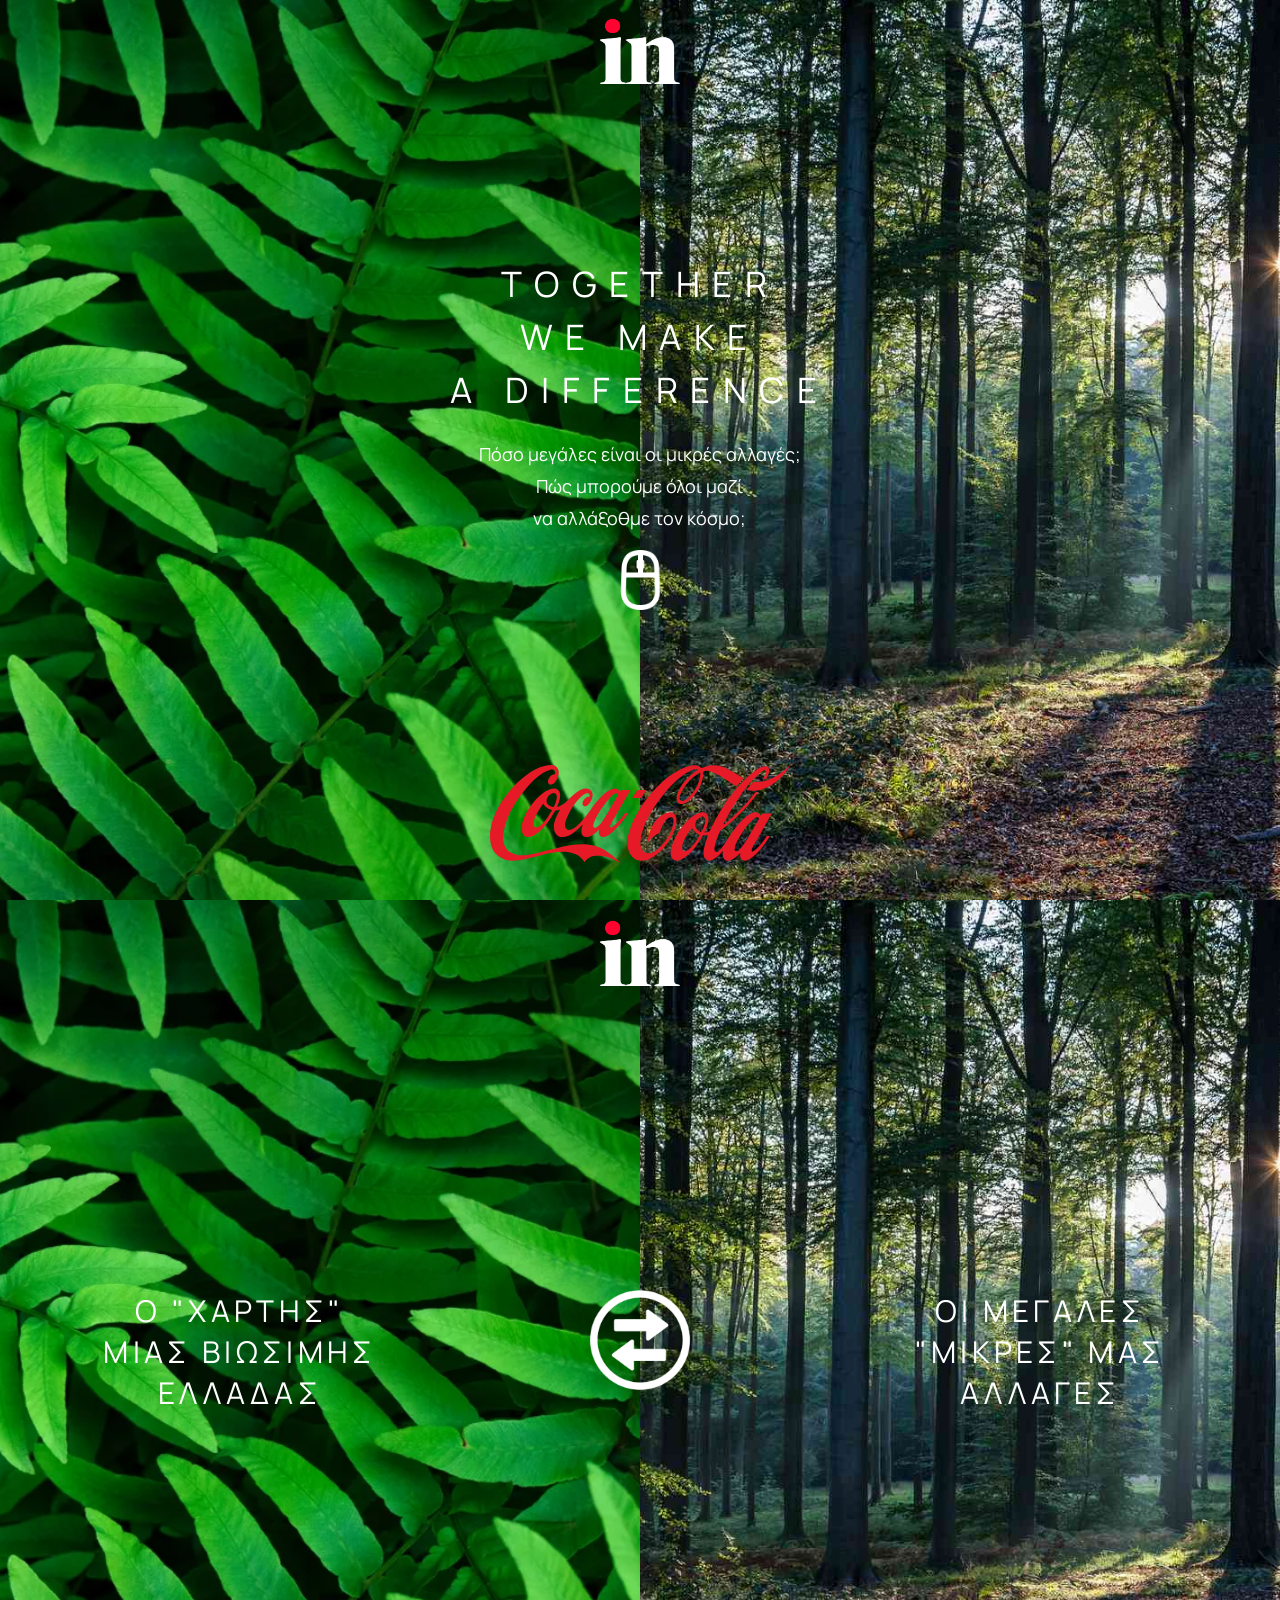
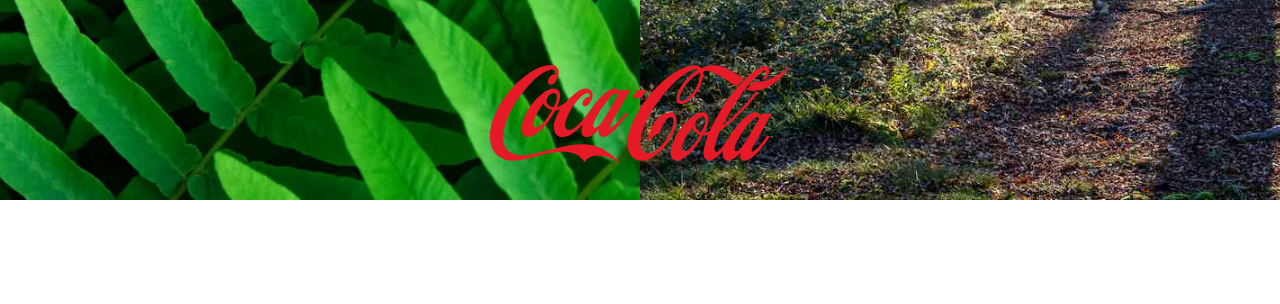
<file: index.html>
<!DOCTYPE html>
<html lang="en">
<head>
    <meta charset="UTF-8">
    <meta name="viewport" content="width=device-width, initial-scale=1.0">
    <title>In.gr</title>

    <link rel="preconnect" href="https://fonts.googleapis.com">
    <link rel="preconnect" href="https://fonts.gstatic.com" crossorigin>
    <link href="https://fonts.googleapis.com/css2?family=Manrope:wght@200..800&display=swap" rel="stylesheet">

    <link rel="stylesheet" href="https://fonts.googleapis.com/css2?family=Material+Symbols+Rounded:opsz,wght,FILL,GRAD@48,400,0,0" />

    <script  src="https://code.jquery.com/jquery-3.5.1.min.js"  crossorigin="anonymous"></script>
    <script type="text/javascript" src="./js/fullview.js"></script>


    <link rel="stylesheet" href="css/style.css">
</head>
<body>
    <div id="fullview">
        <div id="section0" class="wrap-page">
            <div class="wrap-content">
                
                <div class="wrap-content-items">
                    <div class="wrap-logo">
                        <img src="imgs/ingr_logo.png" alt="logo">
                    </div>
                    <div class="wrap-text">
                        <div class="text">
                            <div class="p1-wrap">
                                <p class="p1">TOGETHER</p>
                                <p class="p1">WE MAKE</p>
                                <p class="p1">A DIFFERENCE</p>
                            </div>
                            <div class="p2-wrap">
                                <p class="p2">Πόσο μεγάλες είναι οι μικρές αλλαγές;</p>
                                <p class="p2">Πώς μπορούμε όλοι μαζί</p>
                                <p class="p2">να αλλάξοθμε τον κόσμο;</p>
                            </div>
                            <div class="mouse-img">
                                <div class="mouse-icon">
                                    <img src="imgs/mouse.png" alt="">
                                </div>
                            </div>
                        </div>
                    </div>
                    
                    <div class="wrap-img-footer">
                        <div class="inner-img">
                            <img  class="logo-c" id="logo-c" src="imgs/coca-cola.svg" alt="">
                        </div>
                    </div>
                </div>

                <div class="wrap-img">
                    <div class="img1">
                        <img src="imgs/plants.jpg" alt="plants">
                    </div>
                    <div class="img2">
                        <img src="imgs/woods.jpeg" alt="woods">
                    </div>
                </div>

            </div>
        </div>
        
        <div id="section1" class="wrap-page">
            <div class="wrap-content">
                
                <div id="sec1" class="wrap-content-items2">
                    <div class="wrap-logo2" id="wraplogo2">
                        <img class="logo" src="imgs/ingr_logo.png" alt="logo">
                    </div>

                    
                    <div class="wrap-img-footer2" id="wrapimgfooter2">
                        <div class="inner-img2">
                            <img class="logo-c" src="imgs/coca-cola.svg" alt="">
                        </div>
                    </div>
                </div>

                <div id="sec2" class="wrap-img">
                    <div class="img1">
                        <img src="imgs/plants.jpg" alt="plants">
                    </div>
                    <div class="img2">
                        <img src="imgs/woods.jpeg" alt="woods">
                    </div>
                </div>
                <div id="sec3" class="wrap-text2">
                    <div class="wrap-content2">
                        <div class="text1" id="text1">
                            <p id="text1">Ο "ΧΑΡΤΗΣ" ΜΙΑΣ ΒΙΩΣΙΜΗΣ ΕΛΛΑΔΑΣ</p>
                        </div>
                        <div class="button">
                            <img class="switch_mob" src="imgs/switch.png" alt="">
                        </div>
                        <div class="text2" id="text2">
                            <p id="text2">ΟΙ ΜΕΓΑΛΕΣ "ΜΙΚΡΕΣ" ΜΑΣ ΑΛΛΑΓΕΣ</p>
                        </div>
                    </div>
                </div>
            </div>
        </div>

        <div id="section2" class="wrap-page">
            <div class="container-1">
                <div id="col1" class="column-1">
                    <div class="wrap-img">
                        <div class="img3">
                            <img src="imgs/plants.jpg" alt="plants">
                        </div>
                    </div>
                    <div class="wrap-video">
                        <img class="video" src="imgs/video.jpeg" alt="video">
                    </div>
                </div>
                
                <div id="col2" class="column-2">
                    <div class="wrap-map">
                        <img class="map" src="imgs/map.svg" alt="">
                        <div class="point">
                            <div class="pointer thesal">

                            </div>
                        </div>
                    </div>
                </div>
                
                <div id="col3" class="column-3" >
                    <div class="wrap-logo3">
                        <img class="logo3" src="imgs/ingr_logo.png" alt="logo">
                    </div>
                    <div class="wrap-content-side">
                        <p class="text3">Ο "ΧΑΡΤΗΣ" ΜΙΑΣ ΒΙΩΣΙΜΗΣ ΕΛΛΑΔΑΣ</p>
                        <p class="text4">Ανακαλύψτε "μικρές πινέζες" στον Ελληνικό χάρτη με μεγάλη επίδραση σε όλους μας</p>
                    </div>
                </div>
            </div>    
            <div id="Replace">
                <div id="colReplace1" class="colReplace1" style="display: none;">
                    <div class="wrap-logo3">
                        <img class="logo3" src="imgs/ingr_logo.png" alt="logo">
                    </div>
                    <div class="wrap-content-side">
                        <p class="text3">ΟΙ ΜΕΓΑΛΕΣ "ΜΙΚΡΕΣ" ΜΑΣ ΑΛΛΑΓΕΣ</p>
                        <p class="text4">Βρείτε εκείνα τα μικρά πράγματα που μπορείτε να κάνετε στην καθημερινότηα, συμβάλλοντας σε μία μεγάλη αλλαγή.</p>
                    </div>
                </div>
                <div id="colReplace2" style="display: none;">
                    <div class="wrap-img">
                        <div class="img4">
                            <img src="imgs/woods.jpeg" alt="woods">
                            <div class="wrap-art">
                                
                            </div>
                        </div>
                    </div>
                </div>
                <div id="colReplace3" style="display: none;"></div>
            </div>
            
            <div class="button2">
                <img id="switch2" class="switch_mob2" src="imgs/switch.png" alt="">
            </div>
        </div>

        <div id="section3" class="wrap-page hidden">

            <div id="container1">
                <div id="col1-2" class="colu1">
                    <div class="wrap-logo3">
                        <img class="logo3" src="imgs/ingr_logo.png" alt="logo">
                    </div>
                    <div class="wrap-content-side">
                        <p class="text3">ΟΙ ΜΕΓΑΛΕΣ "ΜΙΚΡΕΣ" ΜΑΣ ΑΛΛΑΓΕΣ</p>
                        <p class="text4">Βρείτε εκείνα τα μικρά πράγματα που μπορείτε να κάνετε στην καθημερινότηα, συμβάλλοντας σε μία μεγάλη αλλαγή.</p>
                    </div>
                </div>
                <div id="col2-2" class="colu2">
                    <div class="wrap-img">
                        <div class="wrap-vid">
                            <div class="img5">
                                <img src="imgs/woods.jpeg" alt="woods">
                            </div>
                            <div class="wrap-arts">
                                
                            </div>
                        </div>
                    </div>
                </div>
                <div id="col3-2" class="colu3"></div>
                </div>
            <div class="Replace">
                <div id="recol-1" class="column1-2" style="display: none;">
                    <div class="wrap-img">
                        <div class="img3">
                            <img src="imgs/plants.jpg" alt="plants">
                        </div>
                    </div>
                    <div class="wrap-video2">
                        <img class="video" src="imgs/video.jpeg" alt="video">
                    </div>
                </div>
                
                <div id="recol-2" class="column2-2" style="display: none;">
                    <div class="wrap-map">
                        <img class="map" src="imgs/map.svg" alt="">
                    </div>
                </div>
                
                <div id="recol-3" class="column3-2" style="display: none;">
                    <div class="wrap-logo3">
                        <img class="logo3" src="imgs/ingr_logo.png" alt="logo">
                    </div>
                    <div class="wrap-content-side">
                        <p class="text3">Ο "ΧΑΡΤΗΣ" ΜΙΑΣ ΒΙΩΣΙΜΗΣ ΕΛΛΑΔΑΣ</p>
                        <p class="text4">Ανακαλύψτε "μικρές πινέζες" στον Ελληνικό χάρτη με μεγάλη επίδραση σε όλους μας</p>
                    </div>
                </div>
            </div>  

            <div class="button3">
                <img id="switch3" class="switch_mob3" src="imgs/switch.png" alt="">
            </div>
        </div>
    </div>

    <script src="js/index.js"></script>
</body>
</html>
</file>
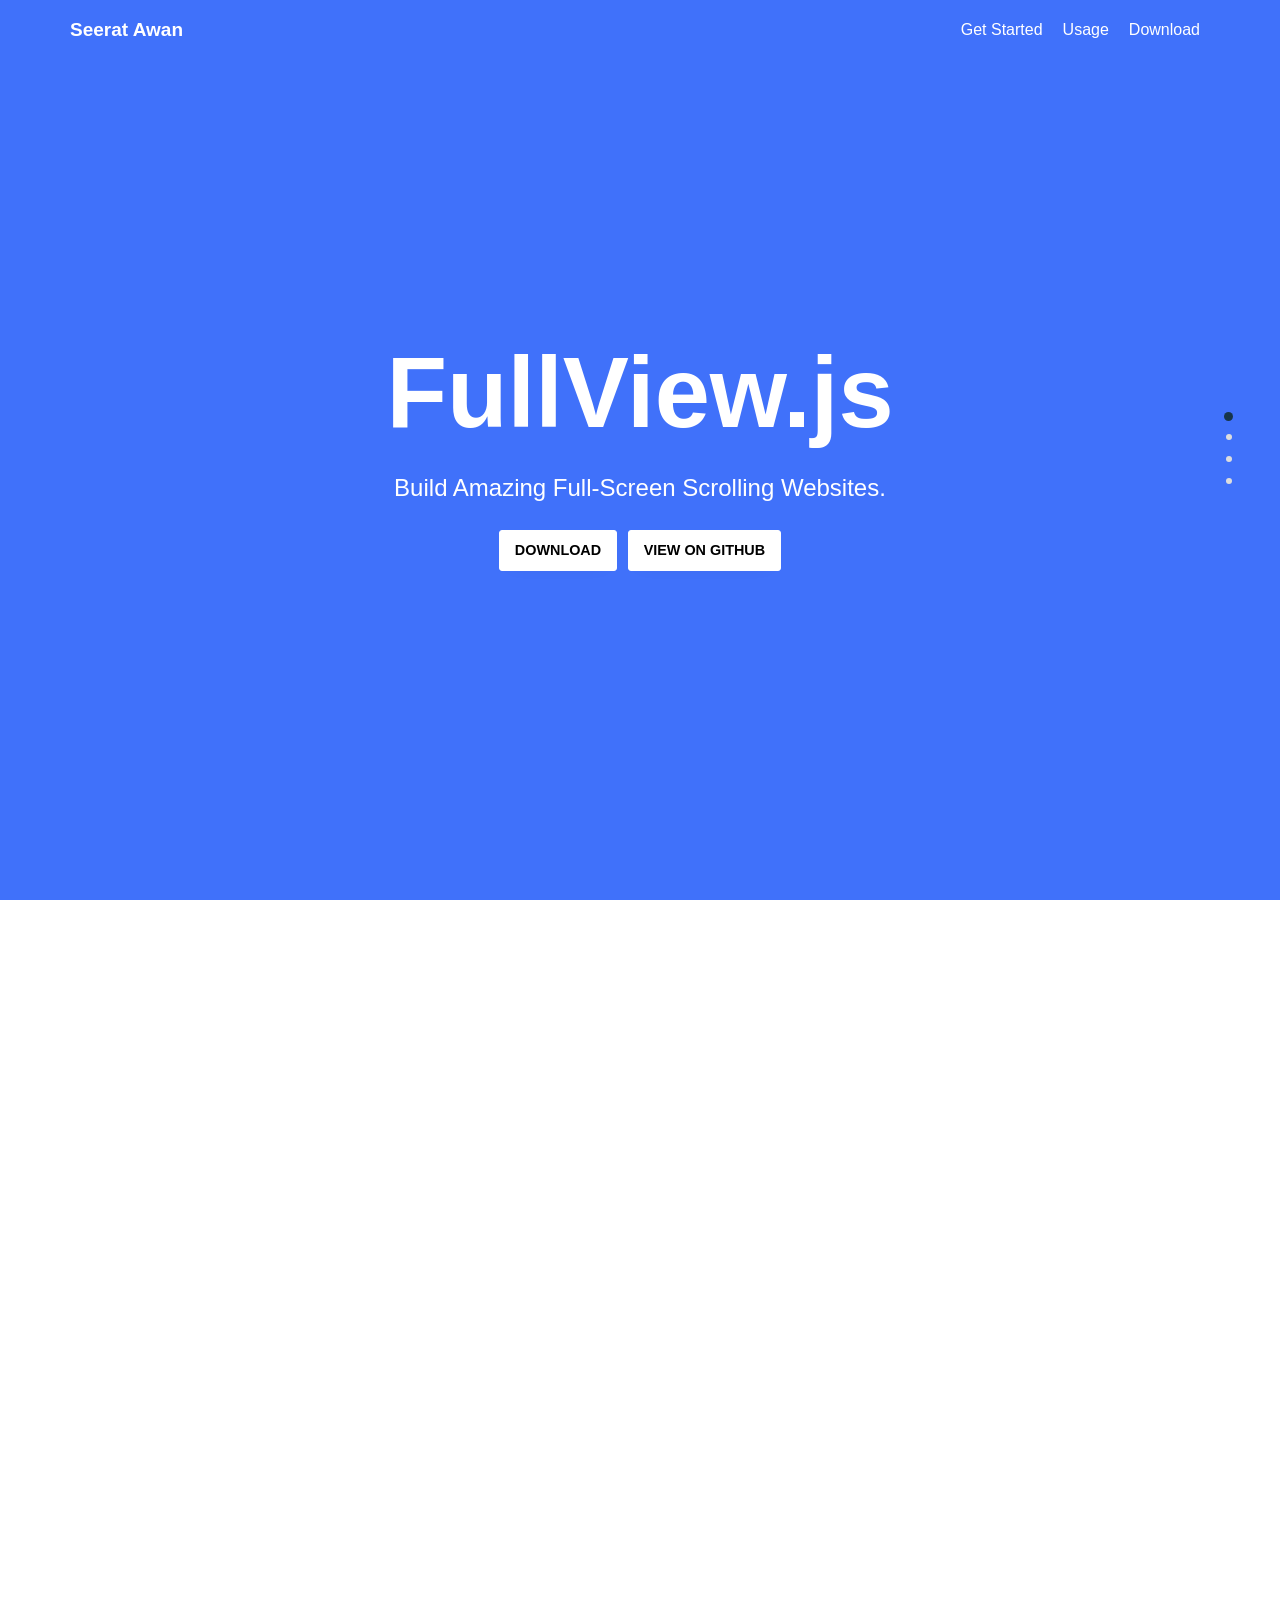
<file: fullview.js-master/demo/index.html>
<!DOCTYPE html>
<html lang="en">

<head>
    <meta charset="UTF-8" />
    <meta name="viewport" content="width=device-width, initial-scale=1.0" />
    <title>FullView | Build full-screen full page Scrolling websites</title>

    <meta http-equiv="X-UA-Compatible" content="ie=edge" />
    <meta name="keywords" content="jquery-plugin, ecosystem:jquery, jquery, javascript, scrolling, smooth,
        single_page, onepage, fullpage, fullview, one_page, sliding, scroll, swipe, mousewheel, sections" />
    <meta name="description"
        content="Create Amazing full-screen full page Scrolling websites fast and easy - A simple and easy to use library." />

    <!-- FullView Plugin StyleSheet -->
    <link type="text/css" rel="stylesheet" href="../dist/fullview.min.css">

    <!-- Custom StyleSheet -->
    <link rel="stylesheet" href="./css/theme.css">

    <!--[if lt IE 9]>
        <script src="./js/respond.js"></script>
        <script src="./js/html5shiv-printshiv.js"></script>
        <script src="./js/html5media.min.js"></script>
    <![endif]-->

</head>

<body>
    <div class="header">
        <div class="main-container">
            <div class="header-content">
                <div class="brand"><a title="Seerat Awan" target="_blank"
                        href="https://github.com/seeratawan01/fullview.js">Seerat
                        Awan</a></div>
                <div id="navbar">
                    <div class="nav-item">
                        <a title="Download" href="https://github.com/seeratawan01/fullview.js/archive/master.zip"
                            target="_blank">Download</a>
                    </div>
                    <div class="nav-item">
                        <a title="Usage" href="#usage">Usage</a>
                    </div>
                    <div class="nav-item">
                        <a title="Get Started" href="#started">Get Started</a>
                    </div>
                </div>
            </div>
        </div>
    </div>

    <div id="fullview">
        <div id="hero" class="nav-transparent">
            <div class="main-container">
                <div class="hero-content">
                    <div class="hero-heading">
                        <h1>FullView.js</h1>
                        <h4>Build Amazing full-screen Scrolling websites.</h4>
                    </div>
                    <div class="hero-buttons">
                        <a title="Download" class="btn" target="_blank"
                            href="https://github.com/seeratawan01/fullview.js/archive/master.zip">Download</a>
                        <a title="Github" class="btn" target="_blank"
                            href="https://github.com/seeratawan01/fullview.js">View On
                            Github</a>
                    </div>
                </div>
            </div>
        </div>

        <div id="more" class="nav-transparent">
            <div class="main-container">
                <div class="section-box">
                    <div class="section-content">
                        <h2>What is FullView.js</h2>
                        <h4>"fullView.js" is a simple, light-weighted and easy to use JavaScript library to create
                            full-screen scrolling websites.
                        </h4>
                        <p>Its enables the visitor to navigate through pages with a smooth full-screen scroll effect.
                            Supports keyboard, mouse wheel on desktop, and swipe up/down/left/right events on mobile
                            phones, tablets and touch screen computers..
                            It is fully functional on all modern browsers, as well as some old ones such as Internet
                            Explorer 9, Opera 12, etc.</p>
                        <div>
                            <a class="btn btn-main" target="_blank" href="https://github.com/seeratawan01/fullview.js"
                                title="Documentation">Official Documentation</a>
                            <a class="btn btn-sec" target="_blank"
                                href="https://github.com/seeratawan01/fullview.js/issues">Report Issue</a>
                        </div>
                    </div>
                </div>
            </div>
        </div>

        <div id="started">
            <div class="main-container">
                <div class="section-box">
                    <div class="section-content">
                        <h2>Get Started</h2>
                        <h4>Download the "fullView.js" and Include the files into your HTML, and you are ready to go!
                        </h4>
                    </div>

                    <div class="row">
                        <div class="column-large-6">
                            <pre
                                class="html"><code><span class="code-tag">&#x3C;link <span class="code-attr">rel=&#x22;stylesheet&#x22; type=&#x22;text/css&#x22; href=&#x22;fullview.css&#x22;</span> /&#x3E;<br><span class="code-text">&#x3C;!-- Javascript Files --&#x3E;</span><br>&#x3C;script  <span class="code-attr">src=&#x22;https://code.jquery.com/jquery-3.5.1.min.js&#x22;  crossorigin=&#x22;anonymous&#x22;</span>&#x3E;&#x3C;/script&#x3E;<br>&#x3C;script <span class="code-attr">type=&#x22;text/javascript&#x22; src=&#x22;fullview.js&#x22;</span>&#x3E;&#x3C;/script&#x3E;</span></code></pre>
                        </div>
                    </div>
                    <div class="section-content">
                        <h4>Read Out the <a title="Docs" target="_blank"
                                href="https://github.com/seeratawan01/fullview.js">Documentation</a> - for more ways to
                            initialize the plugin</h4>
                    </div>
                </div>
            </div>
        </div>

        <div id="usage">
            <div class="main-container">
                <div class="section-box">
                    <div class="section-content">
                        <h2>Usage</h2>
                        <h4>fullView.js is Easy and Fast to work with, Use the following Code Structure</h4>
                    </div>

                    <div class="row">
                        <div class="column-large-3">
                            <pre
                                class="html"><code><span class="code-tag">&#x3C;div <span class="code-attr">id=&#x22;fullview&#x22;</span>&#x3E;</span> <br>&nbsp;&nbsp;&nbsp;<span class="code-tag">&#x3C;div <span class="code-attr">class=&#x22;section&#x22;</span>&#x3E;<span class="code-text">Section 1</span>&#x3C;/div&#x3E;</span> <br>&nbsp;&nbsp;&nbsp;<span class="code-tag">&#x3C;div <span class="code-attr">class=&#x22;section&#x22;</span>&#x3E;<span class="code-text">Section 2</span>&#x3C;/div&#x3E;</span> <br>&nbsp;&nbsp;&nbsp;<span class="code-tag">&#x3C;div <span class="code-attr">class=&#x22;section&#x22;</span>&#x3E;<span class="code-text">Section 3</span>&#x3C;/div&#x3E;</span>  <br><span class="code-tag">&#x3C;/div&#x3E;</span></code></pre>
                        </div>
                        <div class="column-large-3">
                            <pre
                                class="js"><code><span class="code-tag">$(<span class="code-attr">&#x22;#fullview&#x22;</span>).fullView(<span class="code-attr">{<span class="code-text"><br>&#x9;dots:  true,<br>&#x9;dotsPosition:  &#x27;right&#x27;,<br>&#x9;easing:  &#x27;swing&#x27;,<br></span>}</span>);</span></code></pre>
                        </div>
                    </div>
                </div>
            </div>
        </div>

    </div>


    <!-- JQuery Library -->
    <script src="./js/jquery-3.5.1.min.js"></script>

    <!-- FullView Plugin -->
    <script type="text/javascript" src="../dist/fullview.min.js"></script>
    <script>
        $(document).ready(function () {

            $("#fullview").fullView({
                //Navigation
                navbar: "#navbar",
                backToTop: true,

                // Callback
                onScrollEnd: function (currentView) {
                    if (!currentView.hasClass('nav-transparent')) {
                        $('.header').addClass('changed');
                    } else {
                        $('.header').removeClass('changed');
                    }
                }
            })

        });
    </script>


</body>

</html>
</file>
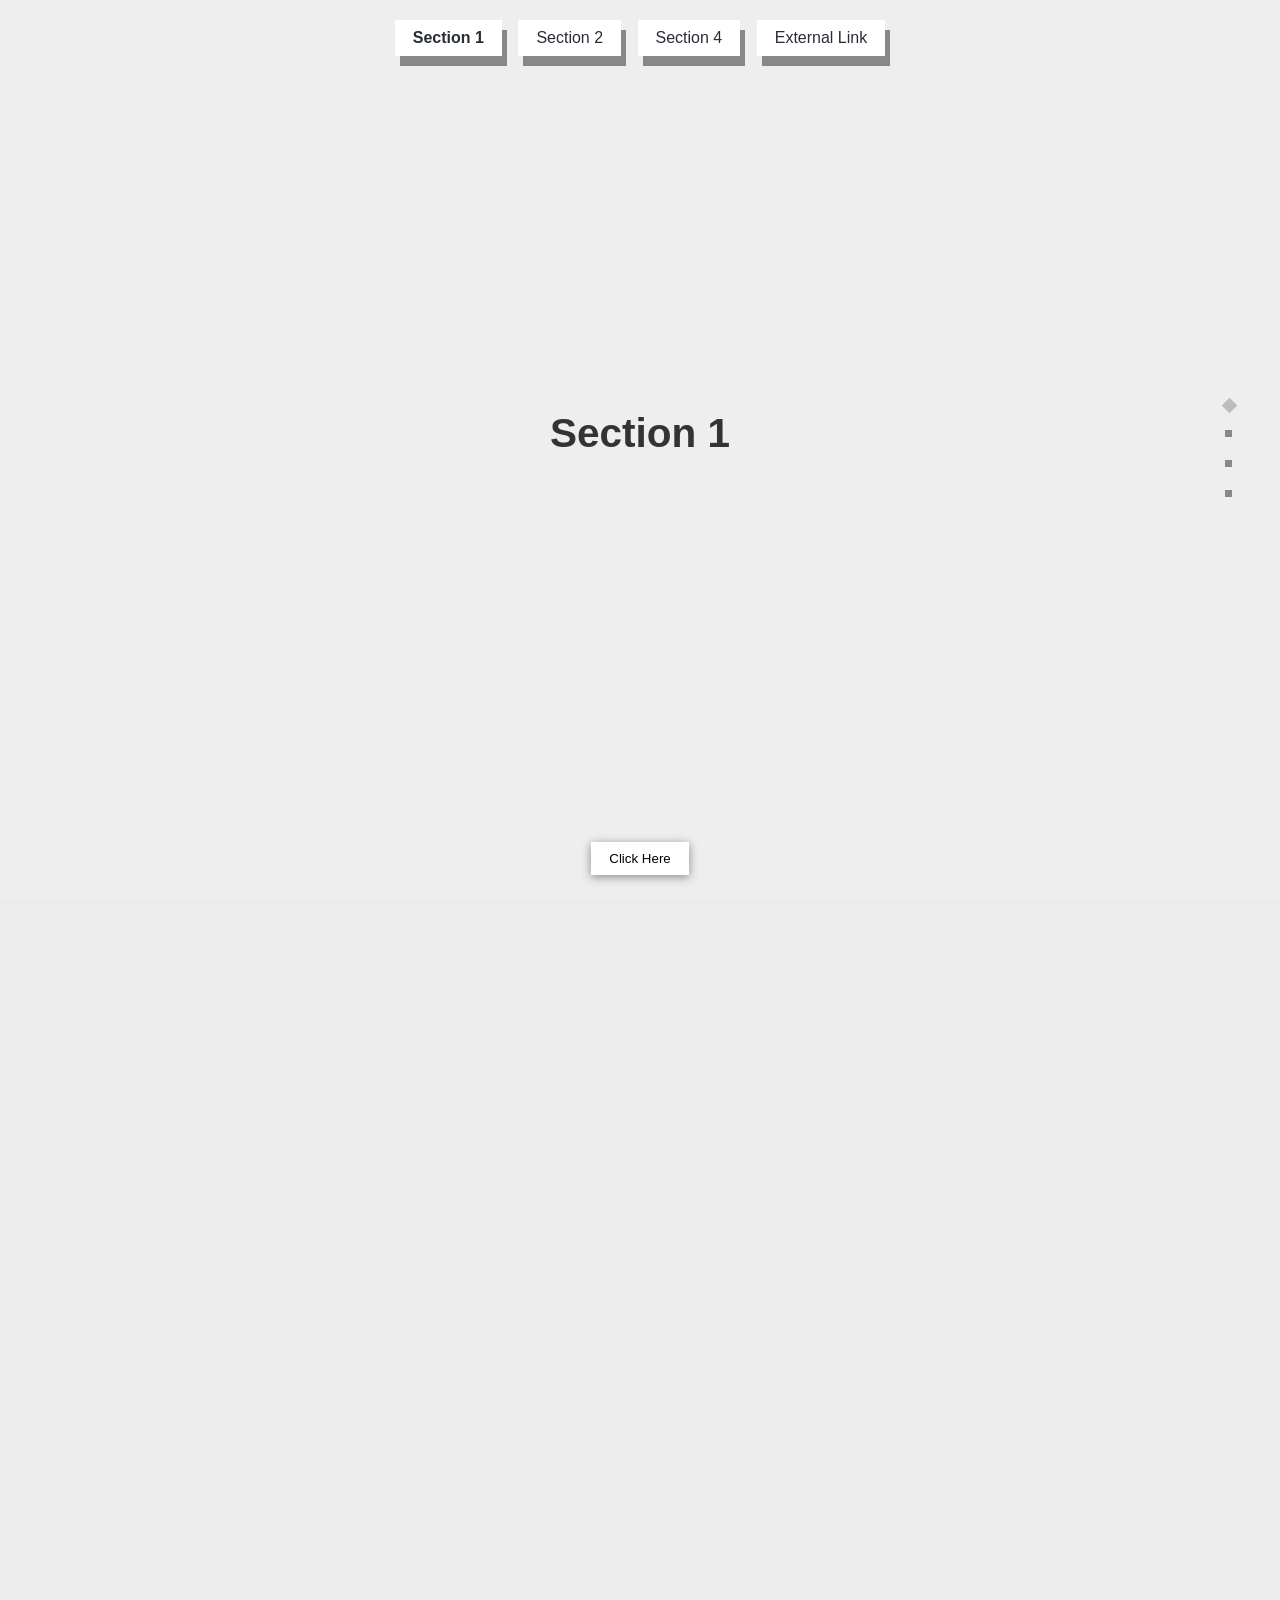
<file: fullview.js-master/demo/simple.html>
<!DOCTYPE html>
<html lang="en">

<head>
    <meta charset="UTF-8">
    <meta name="viewport" content="width=device-width, initial-scale=1.0">
    <meta http-equiv="X-UA-Compatible" content="IE=edge">
    <title>Full View | Demo</title>
    <link rel="stylesheet" href="../dist/fullview.min.css">

    <link rel="stylesheet" href="./css/theme-2.css">
</head>

<body>

    <div id="navbar">
        <ul>
            <li><a href="#section1">
                    Section 1
                </a>
            </li>
            <li><a href="#section2">
                    Section 2
                </a>
            </li>
            <li><a href="#section4">
                    Section 4
                </a>
            </li>
            <li><a href="https://github.com/seeratawan01/fullview.js" target="_blank">
                    External Link
                </a>
            </li>
        </ul>
    </div>

    <div id="fullview">
        <div id="section1" class="active" data-tooltip="Section 1 Title">
            <h2>Section 1</h2>
            <button title="Down" id="down"><span>Click Here</span></button>
        </div>
        <div id="section2" data-tooltip="Section 2 Title">
            <h2>Section 2</h2>
            <div class="form">
                <form>
                    <label for="select">Choose Section To Scroll</label>
                    <select name="section" id="select">
                        <option value="0">Section: 1</option>
                        <option value="1">Section: 2</option>
                        <option value="2">Section: 3</option>
                        <option value="3">Section: 4</option>
                    </select>
                </form>
            </div>
        </div>
        <div id="section3" data-tooltip="Section 3 Title">
            <h2>Section 3</h2>
        </div>
        <div id="section4" data-tooltip="Section 4 Title">
            <h2>Section 4</h2>
        </div>
    </div>



    <script src="./js/jquery-3.5.1.min.js"></script>
    <script src="../dist/fullview.min.js"></script>

    <script>

        $(document).ready(function () {

            var fv = $("#fullview").fullView({
                //Navigation
                navbar: "#navbar",
                dots: true,
                dotsPosition: 'right',
                dotsTooltips: true,

                //Scrolling
                backToTop: true,

                // Accessibility
                keyboardScrolling: true,

                // Callback
                onScrollEnd: function (currentView, previousView, direction) {
                    // console.log("Direction", direction)
                    // console.log("Current", currentView)
                    // console.log("Previus", previousView)
                },
                onScrollStart: function (currentView, destinationView, direction) {
                    console.log("Direction", direction)
                    console.log("Current", currentView)
                    console.log("Destination", destinationView)
                },

            });

            $("#down").click(function () {
                // To Scroll Down 1 Section
                fv.data('fullView').scrollDown();

                // To Scroll Up 1 Section
                // fv.data('fullView').scrollDown();
            });

            $("#select").change(function () {
                // To Scroll to Specfic Section
                fv.data('fullView').scrollTo($(this).val());
            });

        }); 
    </script>

</body>

</html>
</file>
<file: css/style.css>
* {
    box-sizing: border-box;
}

  body, html {
    margin: 0;
    padding: 0;
    height: 100%;
    min-width: 350px;
}
html {
    scroll-behavior: smooth;
    text-rendering: optimizeLegibility;
    -webkit-font-smoothing: antialiased;
    -webkit-tap-highlight-color: transparent;
    -ms-text-size-adjust: 100%;
    -webkit-text-size-adjust: 100%;
    -webkit-font-smoothing: antialiased;
    -moz-osx-font-smoothing: grayscale;
    overflow-x: hidden;
    overflow-y: hidden;
    height: 100%;
}


.wrap-page {
    display: flex;
    width: 100%;
    height: 100vh;
    transition: transform 0.9s ease;
}
#section2 {
    transform: translateX(-100%);
    margin-top: -100vh;
    z-index: 2;
    background-color: rgb(215, 212, 204);
}
#section3{
    transform: translateX(100%);
    margin-top: -100vh;
    z-index: 2;
    background-color: rgb(215, 212, 204);
}
@keyframes bounce {
    0%, 20%, 50%, 80%, 100% {
        transform: translateY(0);
    }
    40% {
        transform: translateY(-20px);
    }
    60% {
        transform: translateY(-10px);
    }
}

.img1, .img2 {
    width: 50%;
    height: 100%;
    overflow: hidden;
}

.img1 img, .img2 img {
    width: 100%;
    height: 100%;
    object-fit: cover;
}

.wrap-logo {
    position: absolute;
    top: 2%;
    left: 50%;
    transform: translateX(-50%);
    z-index: 1;
}
.wrap-logo img {
    width: 100%;
    max-width: 90px;
    height: auto;
}

.wrap-text {
    position: absolute;
    top: 25vh;
    left: 50%;
    transform: translate(-50%);
    z-index: 1;
    color: white;
}
.p1-wrap, .p2-wrap {
    display: flex;
    flex-direction: column;
    align-items: center;
}
.p1-wrap {
    margin-bottom: 40px;
}
.p2-wrap {
    margin-bottom: 20px;
}
.p1 {
    font-size: 35px;
    margin-bottom: -30px;
    font-family: 'Manrope';
    letter-spacing: 0.5cap;
}
.p2 {
    margin-bottom: -10px;
    font-size: 18px;
    font-family: 'Manrope';
    display: flex;
}

.mouse-img {
    position: absolute;
    left: 50%;
    transform: translateX(-50%);
    z-index: 1;
}
.mouse-icon img {
    max-width: 80px;
    height: auto;
}

.wrap-img-footer {
    position: absolute;
    top: 85vh;
    left: 50%;
    transform: translateX(-50%);
    z-index: 1;
}
.inner-img img {
    max-width: 300px;
    height: auto;
}

@media (max-width: 1100px) {
    .wrap-logo img {
        max-width: 80px;
    }
    .mouse-icon img {
        max-width: 70px;
    }
    .inner-img img {
        max-width: 270px;
    }
}
@media (max-width: 800px) {
    .wrap-logo img {
        max-width: 70px;
    }
    .mouse-icon img {
        max-width: 60px;
    }
    .inner-img img {
        max-width: 250px;
    }
}
/*****************************************/

.wrap-logo2 {
    position: absolute;
    left: 50%;
    transform: translate(-50%);
    z-index: 1;
}
.logo {
    padding-top: 20px;
}
.wrap-logo2 img {
    max-width: 90px;
    height: auto;
}
.wrap-img-footer2 {
    position: absolute;
    top: 185vh;
    left: 50%;
    transform: translateX(-50%);
    z-index: 1;
}
.inner-img2 img {
    max-width: 300px;
    height: auto;
}



.wrap-text2 {
    position: absolute;
    top: 140vh;
    left: 50%;
    transform: translate(-50%);
    color: white;
}
.wrap-content2 {
    width: 1100px;
    display: flex;
    justify-content: space-between;
}
.text1, .text2 {
    max-width: 300px;
    font-family: "Manrope";
    letter-spacing: 0.2cap;
    text-align: center;
    font-size: 30px;
}
.switch_mob {
    width: 100%;
    max-width: 100px;
    height: auto;
    padding-top: 30px;
}
.button {
    height: 150px;
    width: 100px;
}


#fv-dots {
    position: fixed;
    top: 50%;
    left: 96%;
    transform: translate(-50%, -50%);
}

#fv-dots ul {
    display: block;
    list-style: none;
}

#fv-dots ul li {
    padding: 10px;
}

#fv-dots ul li a {
    display: block;
    margin: auto;
    width: 10px;
    height: 10px;
    text-align: center;
}

#fv-dots ul li a span {
    display: block;
    z-index: 1;
    cursor: pointer;
    text-decoration: none;
    background-color: #888888;
    border-radius: 50%;
    margin: 0 auto;
    width: 7px;
    height: 7px;
    transition: 0.1s ease all;
}


#fv-dots ul a.active span {
    width: 9px;
    height: 9px;
    background-color: #bdbdbd;
}

#fv-dots ul a:hover span {
    width: 9px;
    height: 9px;
}

@media (max-width: 1100px) {
    .wrap-content2 {
        width: 800px;
    }
    .text1, .text2 {
        font-size: 25px;
    }
    .switch_mob {
        padding-left: 10px;
        height: auto;
        width: 80px;
    }
    .switch_mob2 {
        height: auto;
        width: 80px;
    }
    .wrap-logo2 img {
        max-width: 80px;
    }
    .inner-img2 img {
        max-width: 270px;
    }
}
@media (max-width: 800px) {
    .wrap-content2 {
        width: 600px;
    }
    .text1, .text2 {
        font-size: 23px;
    }
    .switch_mob {
        padding-right: 200px;
        height: auto;
        width: 70px;
    }
    .switch_mob2 {
        height: auto;
        width: 70px;
    }
    .wrap-logo2 img {
        max-width: 70px;
    }
    .inner-img2 img {
        max-width: 250px;
    }
}
@media (max-width: 600px) {
    .wrap-content2 {
        width: 400px;
    }
    .text1, .text2 {
        font-size: 20px;
    }
}

/***********************************/
.section3{
    max-height: 100vh;
}

.container-1 {
    height: 100%;
    display: flex;
    height: 100%;
}

.column-1 {
    width: 34%;
    height: 100%;
    position: relative;
    background-color: rgb(195, 0, 0);
    transition: all 0.5s ease-in-out;
}
.column-2 {
    max-width: 48%;
    width: 100%;
    height: 100%;
    position: relative;
    transition: all 0.5s ease-in-out;
    background-color: rgb(212, 212, 212);
}

.column-3 {
    width: 18%;
    background-color:  rgb(195, 0, 0);
    transition: all 0.5s ease-in-out;
}



.wrap-img {
    position: relative;
    width: 100%;
    height: 100%;
    display: flex;
    z-index: 0;
}
.img3{
    width: 100%;
    height: 100%;
    overflow: hidden;
}
.img3 img{
    width: 100%;
    height: 100%;
    object-fit: cover;
}

.wrap-video {
    top: -90%;
    position: relative;
    display: flex;
    justify-content: center;
    align-content: center;
}
.video {
    height: auto;
    max-width: 450px;
    width: 100%;
    padding: 20px;
}

.wrap-map {
    position: relative;
    width: 100%;
    height: 100%;
    display: flex;
    background-color: #e5e5e5;
}
.map{
    width: 100%;
    height: 100%;
    overflow: hidden;
}

.wrap-logo3 {
    display: flex;
    justify-content: center;
    z-index: 1;
}
.logo3 {
    padding-top: 5vh;
}
.wrap-logo3 img {
    max-width: 70px;
    height: auto;
}
.wrap-content-side {
    display: flex;
    flex-direction: column;
    align-items: center;
    padding-top: 30px;
}
.text3 {
    max-width: 250px;
    font-family: "Manrope";
    letter-spacing: 0.2cap;
    text-align: center;
    font-size: 26px;
    font-weight: 200;
    color: white;
}
.text4 {
    max-width: 300px;
    font-family: "Manrope";
    letter-spacing: 0.2cap;
    text-align: center;
    font-size: 16px;
    font-weight: 200;
    color: white;
}
.switch_mob2 {
    position: absolute;
    width: 100%;
    max-width: 100px;
    height: auto;
    top: 50vh;
    left: 76%;
    transform: translate(65%);
    transition: all 0.6s ease-in-out;
}
@media (max-width: 1100px) {
    .switch_mob2 {
        height: auto;
        width: 70px;
    }
}
@media (max-width: 800px) {
    .switch_mob2 {
        height: auto;
        width: 60px;
    }
}

/* CSS for fade effect */
.content-wrapper {
    opacity: 1;
    transition: opacity 0.4s ease-in-out;
}

.fade {
    opacity: 0;
}



#fv-dots {
    position: fixed;
    top: 50%;
    display: none;
    left: 96%;
    transform: translate(-50%, -50%);
}

@media screen and (max-width: 800px) {
    .container-1 {
        flex-direction: column;
    }
    .column-1 {
        width: 100%;
        max-height: 32vh;
    }
    .wrap-video {
        top:-100%
    }
    .video {
        height: auto;
        max-width: 200px;
        width: 100%;    
        padding: 20px;
    }    
    
    
    .column-2 {
        width: 100%;
        max-height: 38vh;
    }
    .column-3 {
        width: 100%;
        max-height: 30vh;
    }
}
/******************************************************/
#container1 {
    margin: 0;
    padding: 0;
    width: 100%;
    height: 100vh;
    display: flex;
}

.colu1 {
    width: 100%;
    height: 100%;
    position: relative;
    background-color: rgb(195, 0, 0);
    transition: all 0.5s ease-in-out;
}
.colu2 {
    max-width: 78%;
    width: 100%;
    height: 100%;
    position: relative;
    transition: all 0.5s ease-in-out;
}
.colu3 {
    transition: all 0.5s ease-in-out;
    background-color: rgb(195, 0, 0);
}


.wrap-video2 {
    top: -90%;
    position: relative;
    display: flex;
    justify-content: center;
    align-content: center;
}

.switch_mob3 {
    position: absolute;
    width: 100%;
    max-width: 100px;
    height: auto;
    top: 50vh;
    right: 78%;
    transform: translate(50%);
    transition: all 0.6s ease-in-out;
}
@media (max-width: 1100px) {
    .switch_mob3 {
        height: auto;
        width: 70px;
    }
}
@media (max-width: 800px) {
    .switch_mob3 {
        height: auto;
        width: 60px;
    }
}


.wrap-vid {
    width: 100%;
    height: 100vh;
}
.img5 {
    width: 100%;
    height: 100vh;
}
.wrap-art {
    display: flex;
    margin-top: -100vh;
    margin-left: 100px;
}
.wrap-arts {
    display: flex;
    margin-top: -87vh;
    margin-left: 100px;
}
.ontop {
    max-width: 320px;
    background-color: rgba(232, 7, 7, 0.698);
    color: white;
    font-family: "Manrope";
    margin-top: -166px;
    padding: 15px;
    position: absolute;
    z-index: 1;
}


.art {
    margin-right: 100px;
    padding: 5px;
    padding-bottom: 0;
    position: absolute;
}

.art img {
    object-fit: cover;
    width: 350px;
    height: 650px;
    position: absolute;
    z-index: 1;
}
</file>
<file: fullview.js-master/demo/css/theme.css>
/* DOCUMENT SETTING */

html {
    line-height: 1.29;
    font-size: 13px;
}

*,
*::before,
*::after {
    box-sizing: border-box;
    padding: 0;
    margin: 0;
}

body {
    font-family: 'Open Sans', sans-serif;
    line-height: inherit;
    color: #4f4f4f;
    font-size: 1rem;
}

pre code {
    font-family: 'Roboto Mono', monospace !important;
}

a,
p {
    color: #4f4f4f;
}

a {
    text-decoration: none;
}

img {
    max-width: 100%;
}

h1 {
    font-size: 4.2rem;
}

h2 {
    font-size: 3rem;
}

h4 {
    font-weight: 300;
    font-size: 1.5rem;
    text-transform: capitalize;
}

h1,
h2,
h3,
h4,
h5,
h6 {
    margin: 0 0 16px 0;
}

section,
main {
    padding: 80px 0;
}


/* CUSTOM ROW/COLUMN GRID */
.main-container {
    width: 98%;
    max-width: 550px;
    height: 100%;
    margin: 0 auto;
    padding: 0 10px;
}

.row {
    display: flex;
    flex-wrap: wrap;
    align-items: stretch;
}

.row>[class^='column-'] {
    width: 100%;
    min-height: 1px;
    padding-right: 15px;
    padding-left: 15px;
    flex: none;
}

.row>.column-1 {
    width: calc((100% / 6) * 1);
}

.row>.column-2 {
    width: calc((100% / 6) * 2);
}

.row>.column-3 {
    width: calc((100% / 6) * 3);
}

.row>.column-4 {
    width: calc((100% / 6) * 4);
}

.row>.column-5 {
    width: calc((100% / 6) * 5);
}

.row>.column-6 {
    width: calc((100% / 6) * 6);
}


@media all and (min-width:570px) {

    h1 {
        font-size: 5rem;
    }

    html {
        font-size: 14px;
    }

    .main-container {
        max-width: 540px;
        padding: 0px;
    }

    .row>.column-small-1 {
        width: calc((100% / 6) * 1);
    }

    .row>.column-small-2 {
        width: calc((100% / 6) * 2);
    }

    .row>.column-small-3 {
        width: calc((100% / 6) * 3);
    }

    .row>.column-small-4 {
        width: calc((100% / 6) * 4);
    }

    .row>.column-small-5 {
        width: calc((100% / 6) * 5);
    }

    .row>.column-small-6 {
        width: calc((100% / 6) * 6);
    }
}

@media all and (min-width:760px) {

    h1 {
        font-size: 6.2rem;
    }

    html {
        font-size: 15px;
    }

    .main-container {
        max-width: 720px;
    }

    .row>.column-medium-1 {
        width: calc((100% / 6) * 1);
    }

    .row>.column-medium-2 {
        width: calc((100% / 6) * 2);
    }

    .row>.column-medium-3 {
        width: calc((100% / 6) * 3);
    }

    .row>.column-medium-4 {
        width: calc((100% / 6) * 4);
    }

    .row>.column-medium-5 {
        width: calc((100% / 6) * 5);
    }

    .row>.column-medium-6 {
        width: calc((100% / 6) * 6);
    }

}

@media all and (min-width:990px) {

    html {
        font-size: 16px;
    }

    .main-container {
        max-width: 960px;
    }

    .row>.column-large-1 {
        width: calc((100% / 6) * 1);
    }

    .row>.column-large-2 {
        width: calc((100% / 6) * 2);
    }

    .row>.column-large-3 {
        width: calc((100% / 6) * 3);
    }

    .row>.column-large-4 {
        width: calc((100% / 6) * 4);
    }

    .row>.column-large-5 {
        width: calc((100% / 6) * 5);
    }

    .row>.column-large-6 {
        width: calc((100% / 6) * 6);
    }
}

@media (min-width: 1200px) {

    html {
        font-size: 16px;
    }

    .main-container {
        max-width: 1140px;
    }

}

/* Navbar */

.header {
    background-color: transparent;
    position: fixed;
    width: 100%;
    top: 0;
    left: 0;
    transition: 0.2s ease-in all;
    box-shadow: 0 0 10px 0 rgba(0, 0, 0, 0);
    z-index: 9999;
}

.header.changed {
    background-color: #ffffff;
    box-shadow: 0 0 10px 0 rgba(0, 0, 0, 0.1);
}

.header .header-content {
    display: flex;
    align-items: center;
    justify-content: space-between;
}

#navbar {
    padding: 20px 0;
    display: flex;
    flex-direction: row-reverse;
    align-items: center;
}

.brand a {
    color: #fff;
    font-size: 1.188rem;
    font-weight: 600;
}

@media all and (max-width:570px) {

    .header .brand {
        display: none;
    }

    .header .header-content,
    #navbar {
        justify-content: center;
    }

}

#navbar>.nav-item {
    margin: 0 10px;
}

#navbar a {
    display: inline-block;
    text-decoration: none;
    color: white;
    position: relative;
}

#navbar a::after {
    content: "";
    position: absolute;
    display: block;
    width: 8px;
    height: 8px;
    background: transparent;
    margin: 6px auto 0;
    left: 50%;
    transform: translate(-50%, 0%);
    border-radius: 50%;
    transition: 0.1s ease-out all;
}

#navbar a.active::after {
    background: #4f4f4f;
}

#navbar .nav-item .nav-icon {
    background-color: #ffffff;
    margin-left: 5px;
    width: 25px;
    height: 25px;
    display: inline-flex;
    border: 1px solid #ffffff;
    border-radius: 3px;
    justify-content: center;
    align-items: center;
}

#navbar .nav-item .nav-icon a {
    color: #4071fa;
    transition: 0.2s all ease-in;
}

#navbar .nav-item .nav-icon:hover a {
    color: #3e4044;
}

.header.changed a,
.header.changed #navbar a {
    color: #4f4f4f;
}

/* Section 1 */
#hero {
    background-color: #4071fa;
    color: #ffffff;
}

#hero .hero-content,
.section-content {
    height: 100%;
    display: flex;
    align-items: center;
    justify-content: center;
    flex-direction: column;
    text-align: center;
}

.section-content a {
    text-decoration: underline;
}

#hero .hero-heading {
    margin-bottom: 10px;
}

.btn {
    padding: 10px 15px;
    cursor: pointer;
    border-radius: 3px;
    box-shadow: none;
    font-size: 0.9rem;
    font-weight: 600;
    text-transform: uppercase;
    box-shadow: 0px 5px 18px -12px rgba(0, 0, 0, 0.09);
    transition: 0.2s ease all;
}

#hero .hero-buttons .btn {
    display: inline-block;
    text-decoration: none;
    background: #ffffff;
    border: 1px solid #ffffff;
    color: #000;
    margin: 0 3px;
}

#hero .hero-buttons .btn:hover {
    background-color: #ebe8e8;
}

.h-100 {
    height: 100%;
}

/* Section: Getting Started */
#started,
#usage,
#more {
    padding-top: 3rem;
}

#started .main-container,
#usage .main-container {
    display: flex;
    justify-content: center;
    align-items: center;
}

.section-box {
    min-width: 98%;
}

.section-box h4 {
    font-size: 1.3rem;
}

.section-content {
    margin-bottom: 2.4rem;
}

pre {
    text-align: left;
    background-color: #173549;
    color: #ebe8e8;
    padding: 22px;
    width: 100%;
    border-radius: 3px;
    overflow-y: auto;
    font-size: 0.9rem;
    position: relative;
    margin-bottom: 25px;
}

pre .code-tag {
    color: rgb(113, 170, 255);
}

pre .code-attr {
    color: rgb(255, 166, 0);
}

pre .code-text {
    color: rgb(255, 255, 255);
}

pre::before {
    font-style: normal;
    font-weight: 400;
    font-size: 0.8rem;
    position: absolute;
    top: 4px;
    right: 6px;
    padding: 0;
}

pre.html::before {
    content: 'HTML';
    color: #ff8a00 !important;
}

pre.js::before {

    content: 'Javascript';
    color: #ff8a00 !important;
}

/* Section: Usage */

#usage {
    background-color: #dc3545;
    color: #ffffff;
}

/* Fullview dots */


#fv-dots ul li a span {
    background-color: #ddd;
    transition: 0.2s ease-in-out all;
    width: 6px;
    height: 6px;
}


#fv-dots ul a.active span {

    background-color: #173549 !important;
}

#fv-dots ul li {
    padding: 6px;
}

/* Section More */
#more {
    background-color: #4071fa;
    color: #ffffff;
}

#more .section-box {
    display: flex;
    justify-content: center;
    align-items: center;
    height: 100%;
    flex-direction: column;
}

#more .btn {
    display: inline-block;
    text-decoration: none;
    color: rgb(255, 255, 255);
    margin: 3px;
    font-size: 0.9rem;
}

#more p {
    font-size: 1.2rem;
    font-weight: 300;
    background: #fbfbfb;
    padding: 23px;
    border-radius: 3px;
    line-height: 1.5;
    margin-bottom: 20px;
}

.btn.btn-main {
    background: #1a53f2;
    border: 1px solid #1a53f2;
}


.btn.btn-sec {
    background: #dc3545;
    border: 1px solid #dc3545;
}

#more .btn:hover {
    background-color: #ffffff;
    border-color: #fbfbfb;
    color: #4f4f4f !important;
}
</file>
<file: fullview.js-master/demo/css/theme-2.css>
body {
    font-family: 'Open Sans', sans-serif;
    color: #333;
    background: #ececec;
}

#fullview>div {
    background-color: #eee;
    display: flex;
    justify-content: center;
    align-items: center;
    font-size: 1.688rem;
    flex-direction: column;
    padding: 25px;
}

#fullview>div:nth-child(even) {
    background-color: #282c34;
    color: #ffffff;
}

#fullview h2 {
    margin: auto;
    width: 50%;
    text-align: center;
}

#navbar {
    position: fixed;
    width: 100%;
    padding: 20px;
}

#navbar ul {
    list-style: none;
    text-align: center;
}

#navbar li,
button {
    display: inline-block;
    padding: 8px 17px;
    background-color: #ffffff;
    box-shadow: 5px 10px #888888;
    border: 1px solid transparent;
    margin-right: 12px;
    margin-bottom: 12px;

}

button {
    cursor: pointer;
    margin-right: 0;
    margin-bottom: 0;
}

select,
input {
    display: inline-block;
    padding: 8px 17px;
    background-color: #ffffff;
    box-shadow: 0px 2px 9px #888;
    border: 1px solid transparent;
}

#navbar li:last-of-type {
    margin-right: 0;
}

#navbar li a {
    text-decoration: none;
    color: #282c34;
}

#navbar li a.active {
    font-weight: 600;
}

#down {
    box-shadow: 0px 2px 9px #888;
}

form {
    display: flex;
    flex-direction: column;
}

form label {
    font-size: 1rem;
    margin-bottom: 5px;
}

/* Override Styles */
#fv-dots ul li a span {
    background-color: #888888;
    border-radius: 0;
    transition: all 0.5s ease;
}

#fv-dots ul a.active span {
    width: 11px;
    height: 11px;
    transform: rotate(45deg);
    background-color: #bdbdbd;
}
</file>
<file: fullview.js-master/dist/fullview.min.css>
/**
 * fullView v1.1.2
 */

/*!
 * https://github.com/seeratawan01/fullview.js
 *
 * @license GPLv3 for open source use only
 *
 * Copyright (C) 2020 https://github.com/seeratawan01/fullview.js/blob/master/LICENSE
 */*{padding:0;margin:0;box-sizing:border-box}html{scroll-behavior:smooth;box-sizing:border-box;text-rendering:optimizeLegibility;-webkit-font-smoothing:antialiased;-webkit-tap-highlight-color:transparent;-ms-text-size-adjust:100%;-webkit-text-size-adjust:100%;-webkit-font-smoothing:antialiased;-moz-osx-font-smoothing:grayscale;font-size:16px;overflow-x:hidden;overflow-y:hidden;height:100%}*,:after,:before{box-sizing:inherit}body{overflow:hidden;height:100%}#fullview>*{display:block;height:100vh!important;-webkit-backface-visibility:hidden;backface-visibility:hidden;perspective:1000;overflow:hidden}#fv-dots{position:fixed;top:50%;left:96%;transform:translate(-50%,-50%)}#fv-dots ul{display:block;list-style:none}#fv-dots ul li{padding:10px}#fv-dots ul li a{display:block;margin:auto;width:10px;height:10px;text-align:center}#fv-dots ul li a span{display:block;z-index:1;cursor:pointer;text-decoration:none;background-color:#888;border-radius:50%;margin:0 auto;width:7px;height:7px;transition:.1s ease all}#fv-dots ul a.active span{width:9px;height:9px;background-color:#bdbdbd}#fv-dots ul a:hover span{width:9px;height:9px}.fv-tooltip{position:relative;transition:all .65s cubic-bezier(.84,-.18,.31,1.26)}.fv-tooltip .fv-tooltiptext{visibility:hidden;width:120px;background:#3e474f;border-radius:.25em;color:#edeff0;text-align:center;padding:5px 0;position:absolute;z-index:1;top:-1px;right:105%}.fv-tooltip:hover .fv-tooltiptext{visibility:visible}.fv-tooltip .fv-tooltiptext::after{content:" ";position:absolute;top:50%;left:100%;margin-top:-5px;border-width:5px;border-style:solid;border-color:transparent transparent transparent #3e474f}.fv-tooltip.fv-tooltip-left .fv-tooltiptext::after{left:unset;right:100%;border-color:transparent #3e474f transparent transparent}
/*# sourceMappingURL=fullview.min.css.map */
</file>
